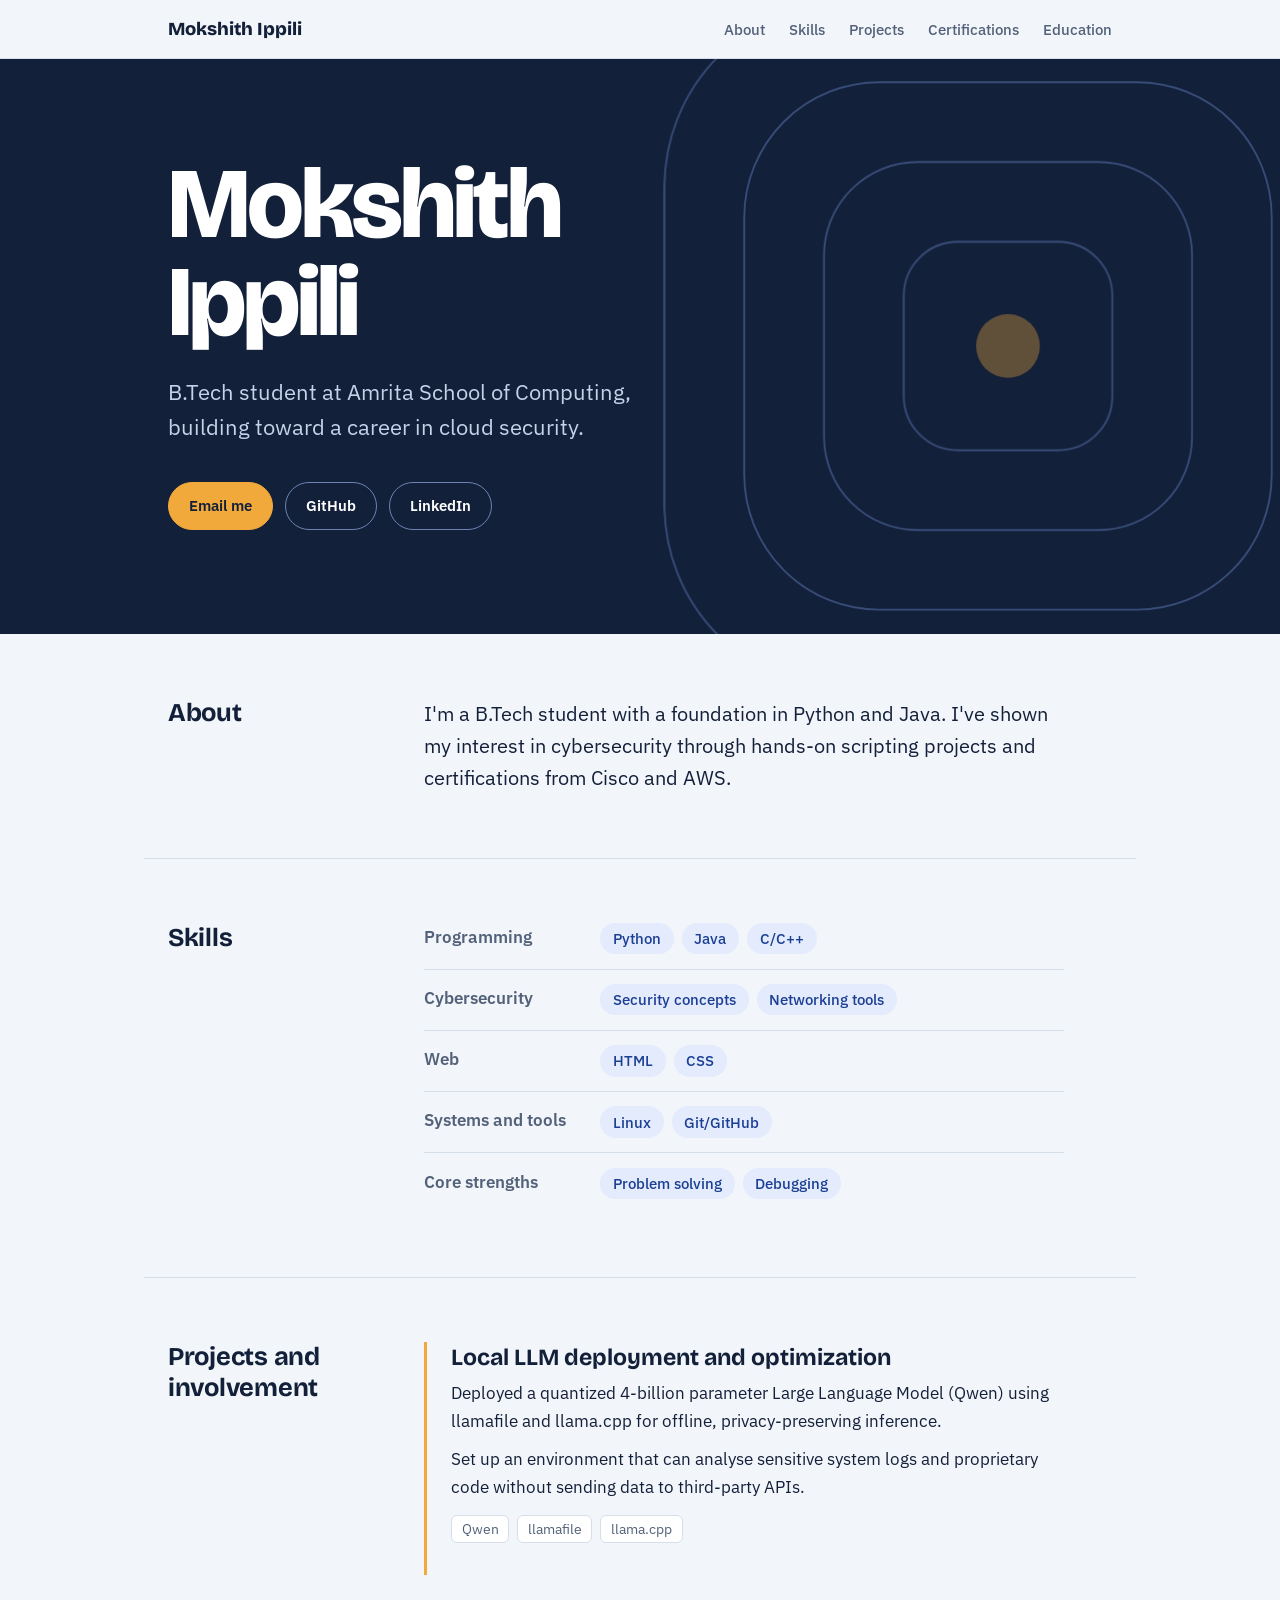
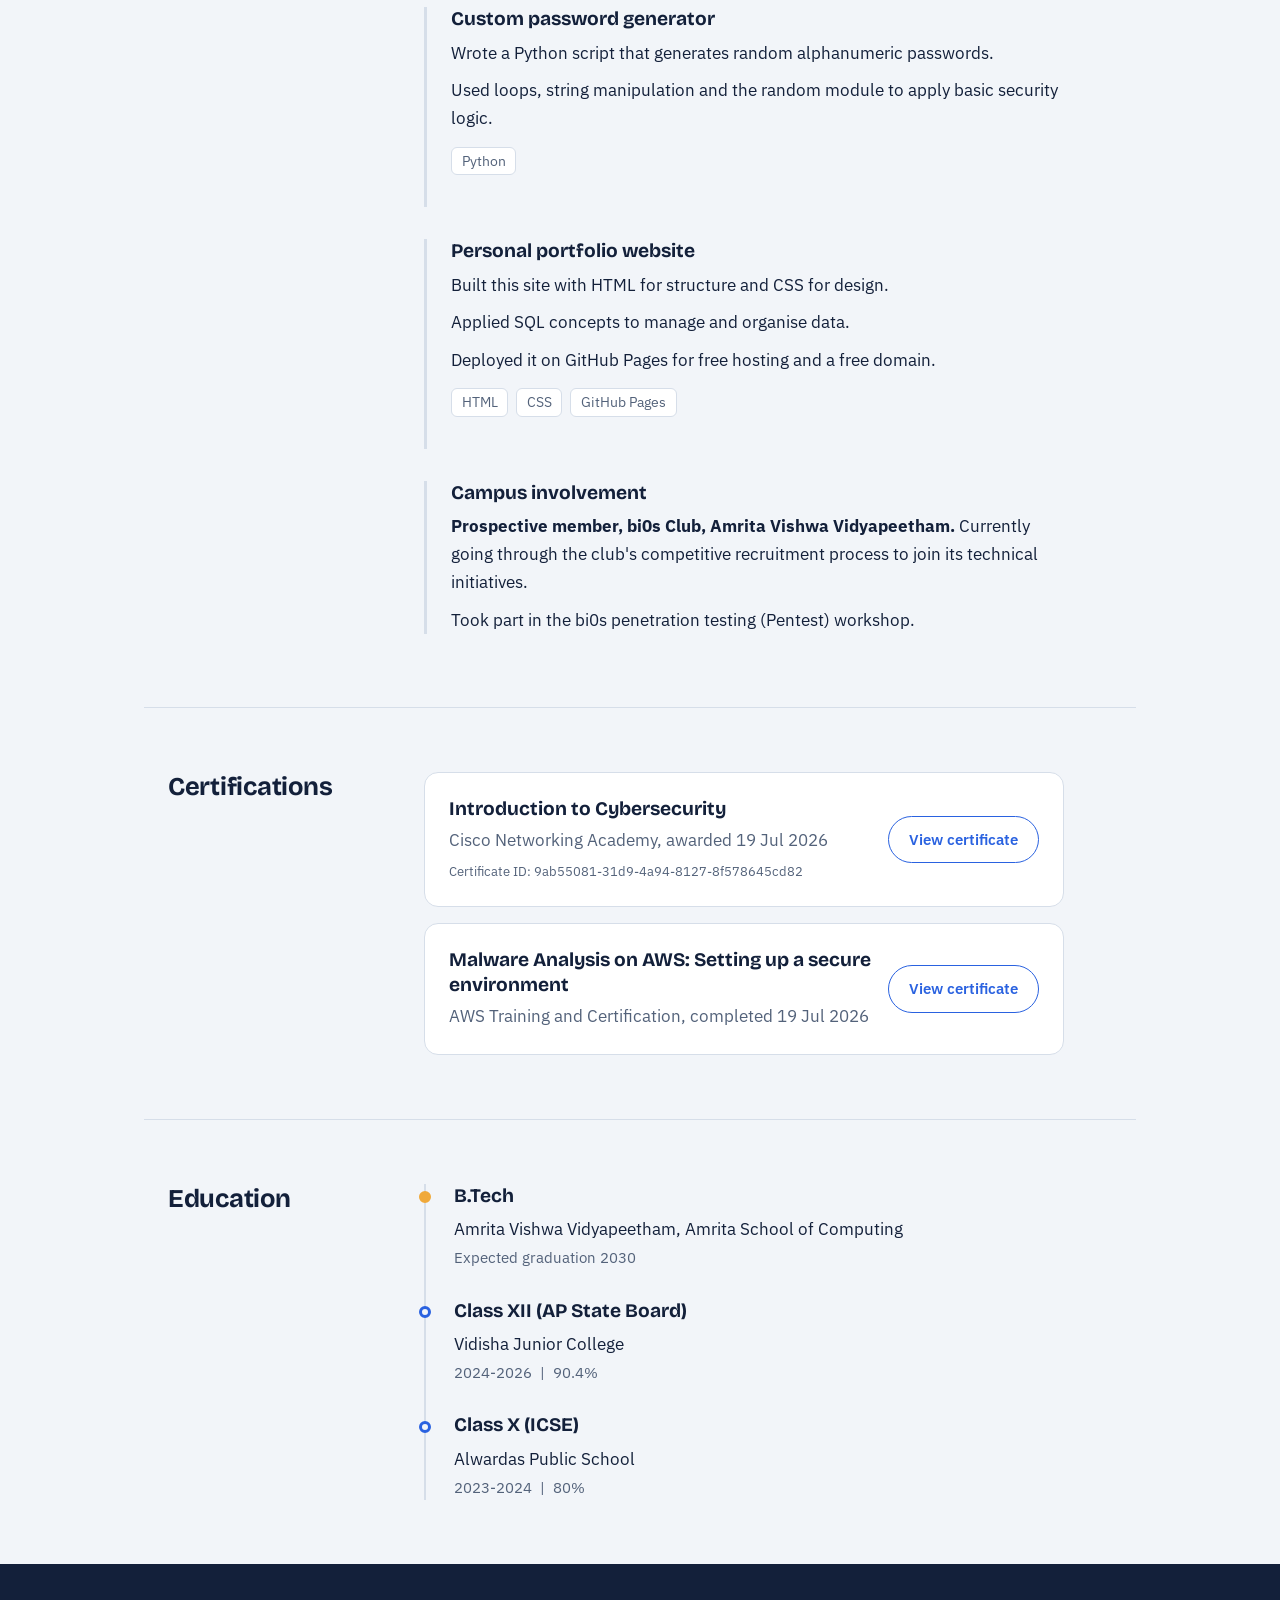
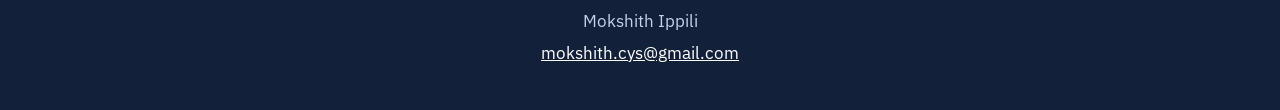
<file: index.html>
<!DOCTYPE html>
<html lang="en">
<head>
    <meta charset="UTF-8">
    <meta name="viewport" content="width=device-width, initial-scale=1.0">
    <title>Mokshith Ippili | Portfolio</title>
    <meta name="description" content="Portfolio of Mokshith Ippili, B.Tech student at Amrita Vishwa Vidyapeetham working toward a career in cloud security.">
    <link rel="preconnect" href="https://fonts.googleapis.com">
    <link rel="preconnect" href="https://fonts.gstatic.com" crossorigin>
    <link href="https://fonts.googleapis.com/css2?family=Bricolage+Grotesque:opsz,wght@12..96,500;12..96,700;12..96,800&family=IBM+Plex+Sans:wght@400;500;600&display=swap" rel="stylesheet">
    <link rel="stylesheet" href="style.css">
</head>
<body>
    <a class="skip-link" href="#about">Skip to content</a>

    <nav class="navbar" aria-label="Main">
        <div class="nav-container">
            <a class="logo" href="#top">Mokshith Ippili</a>
            <ul class="nav-links">
                <li><a href="#about">About</a></li>
                <li><a href="#skills">Skills</a></li>
                <li><a href="#projects">Projects</a></li>
                <li><a href="#certifications">Certifications</a></li>
                <li><a href="#education">Education</a></li>
            </ul>
        </div>
    </nav>

    <header class="hero" id="top">
        <svg class="rings" viewBox="0 0 600 600" aria-hidden="true" focusable="false">
            <rect x="20" y="20" width="560" height="560" rx="150" />
            <rect x="85" y="85" width="430" height="430" rx="110" />
            <rect x="150" y="150" width="300" height="300" rx="76" />
            <rect x="215" y="215" width="170" height="170" rx="44" />
            <circle cx="300" cy="300" r="26" class="core" />
        </svg>
        <div class="hero-inner">
            <h1>Mokshith Ippili</h1>
            <p class="hero-role">B.Tech student at Amrita School of Computing, building toward a career in cloud security.</p>
            <div class="contact-links">
                <a class="btn btn-primary" href="mailto:mokshith.cys@gmail.com">Email me</a>
                <a class="btn" href="https://github.com/mokshithcys-sudo" target="_blank" rel="noopener noreferrer">GitHub</a>
                <a class="btn" href="https://linkedin.com" target="_blank" rel="noopener noreferrer">LinkedIn</a>
            </div>
        </div>
    </header>

    <main>
        <section id="about">
            <h2>About</h2>
            <div class="section-body">
                <p class="lead">I'm a B.Tech student with a foundation in Python and Java. I've shown my interest in cybersecurity through hands-on scripting projects and certifications from Cisco and AWS.</p>
            </div>
        </section>

        <section id="skills">
            <h2>Skills</h2>
            <div class="section-body">
                <dl class="skill-list">
                    <div>
                        <dt>Programming</dt>
                        <dd><span class="chip">Python</span><span class="chip">Java</span><span class="chip">C/C++</span></dd>
                    </div>
                    <div>
                        <dt>Cybersecurity</dt>
                        <dd><span class="chip">Security concepts</span><span class="chip">Networking tools</span></dd>
                    </div>
                    <div>
                        <dt>Web</dt>
                        <dd><span class="chip">HTML</span><span class="chip">CSS</span></dd>
                    </div>
                    <div>
                        <dt>Systems and tools</dt>
                        <dd><span class="chip">Linux</span><span class="chip">Git/GitHub</span></dd>
                    </div>
                    <div>
                        <dt>Core strengths</dt>
                        <dd><span class="chip">Problem solving</span><span class="chip">Debugging</span></dd>
                    </div>
                </dl>
            </div>
        </section>

        <section id="projects">
            <h2>Projects and involvement</h2>
            <div class="section-body">
                <article class="project featured">
                    <h3>Local LLM deployment and optimization</h3>
                    <p>Deployed a quantized 4-billion parameter Large Language Model (Qwen) using llamafile and llama.cpp for offline, privacy-preserving inference.</p>
                    <p>Set up an environment that can analyse sensitive system logs and proprietary code without sending data to third-party APIs.</p>
                    <ul class="tags" aria-label="Technologies">
                        <li>Qwen</li><li>llamafile</li><li>llama.cpp</li>
                    </ul>
                </article>

                <article class="project">
                    <h3>Custom password generator</h3>
                    <p>Wrote a Python script that generates random alphanumeric passwords.</p>
                    <p>Used loops, string manipulation and the random module to apply basic security logic.</p>
                    <ul class="tags" aria-label="Technologies">
                        <li>Python</li>
                    </ul>
                </article>

                <article class="project">
                    <h3>Personal portfolio website</h3>
                    <p>Built this site with HTML for structure and CSS for design.</p>
                    <p>Applied SQL concepts to manage and organise data.</p>
                    <p>Deployed it on GitHub Pages for free hosting and a free domain.</p>
                    <ul class="tags" aria-label="Technologies">
                        <li>HTML</li><li>CSS</li><li>GitHub Pages</li>
                    </ul>
                </article>

                <article class="project">
                    <h3>Campus involvement</h3>
                    <p><strong>Prospective member, bi0s Club, Amrita Vishwa Vidyapeetham.</strong> Currently going through the club's competitive recruitment process to join its technical initiatives.</p>
                    <p>Took part in the bi0s penetration testing (Pentest) workshop.</p>
                </article>
            </div>
        </section>

        <section id="certifications">
            <h2>Certifications</h2>
            <div class="section-body">
                <article class="cert">
                    <div>
                        <h3>Introduction to Cybersecurity</h3>
                        <p>Cisco Networking Academy, awarded 19 Jul 2026</p>
                        <p class="cert-id">Certificate ID: 9ab55081-31d9-4a94-8127-8f578645cd82</p>
                    </div>
                    <a class="btn" href="https://github.com/mokshithcys-sudo/portfolio/blob/main/Introduction_to_Cybersecurity_certificate_mokshith-cys-gmail-com_9ab55081-31d9-4a94-8127-8f578645cd82.pdf" target="_blank" rel="noopener noreferrer">View certificate</a>
                </article>

                <article class="cert">
                    <div>
                        <h3>Malware Analysis on AWS: Setting up a secure environment</h3>
                        <p>AWS Training and Certification, completed 19 Jul 2026</p>
                    </div>
                    <a class="btn" href="https://github.com/mokshithcys-sudo/portfolio/blob/main/AWS.pdf" target="_blank" rel="noopener noreferrer">View certificate</a>
                </article>
            </div>
        </section>

        <section id="education">
            <h2>Education</h2>
            <div class="section-body">
                <ol class="timeline">
                    <li>
                        <h3>B.Tech</h3>
                        <p>Amrita Vishwa Vidyapeetham, Amrita School of Computing</p>
                        <p class="meta">Expected graduation 2030</p>
                    </li>
                    <li>
                        <h3>Class XII (AP State Board)</h3>
                        <p>Vidisha Junior College</p>
                        <p class="meta">2024-2026 &nbsp;|&nbsp; 90.4%</p>
                    </li>
                    <li>
                        <h3>Class X (ICSE)</h3>
                        <p>Alwardas Public School</p>
                        <p class="meta">2023-2024 &nbsp;|&nbsp; 80%</p>
                    </li>
                </ol>
            </div>
        </section>
    </main>

    <footer class="site-footer">
        <p>Mokshith Ippili</p>
        <p><a href="mailto:mokshith.cys@gmail.com">mokshith.cys@gmail.com</a></p>
    </footer>
</body>
</html>
</file>
<file: style.css>
:root {
    --paper: #F2F5F9;
    --surface: #FFFFFF;
    --ink: #13203A;
    --steel: #53627A;
    --line: #D6DEE9;
    --signal: #2A62E0;
    --signal-soft: #E3EBFC;
    --amber: #F0A93A;

    --display: "Bricolage Grotesque", "Segoe UI", system-ui, sans-serif;
    --body: "IBM Plex Sans", "Segoe UI", system-ui, sans-serif;
}

*, *::before, *::after { box-sizing: border-box; }

html { scroll-behavior: smooth; scroll-padding-top: 5rem; }

body {
    margin: 0;
    background: var(--paper);
    color: var(--ink);
    font-family: var(--body);
    font-size: 1.0625rem;
    line-height: 1.65;
}

a { color: var(--signal); }

:focus-visible {
    outline: 3px solid var(--amber);
    outline-offset: 3px;
    border-radius: 4px;
}

.skip-link {
    position: absolute;
    left: 1rem;
    top: -4rem;
    background: var(--amber);
    color: var(--ink);
    padding: 0.5rem 1rem;
    border-radius: 6px;
    z-index: 100;
}
.skip-link:focus { top: 1rem; }

/* Navigation */
.navbar {
    position: sticky;
    top: 0;
    z-index: 50;
    background: rgba(242, 245, 249, 0.92);
    backdrop-filter: blur(8px);
    border-bottom: 1px solid var(--line);
}

.nav-container {
    max-width: 62rem;
    margin: 0 auto;
    padding: 0.85rem 1.5rem;
    display: flex;
    align-items: center;
    justify-content: space-between;
    gap: 1rem;
    flex-wrap: wrap;
}

.logo {
    font-family: var(--display);
    font-weight: 800;
    font-size: 1.15rem;
    color: var(--ink);
    text-decoration: none;
}

.nav-links {
    display: flex;
    flex-wrap: wrap;
    gap: 0.25rem 1.5rem;
    list-style: none;
    margin: 0;
    padding: 0;
}

.nav-links a {
    color: var(--steel);
    text-decoration: none;
    font-weight: 500;
    font-size: 0.95rem;
    padding: 0.25rem 0;
    border-bottom: 2px solid transparent;
    transition: color 0.2s, border-color 0.2s;
}

.nav-links a:hover { color: var(--ink); border-color: var(--signal); }

/* Hero */
.hero {
    position: relative;
    overflow: hidden;
    background: var(--ink);
    color: #fff;
}

.hero-inner {
    position: relative;
    max-width: 62rem;
    margin: 0 auto;
    padding: 6rem 1.5rem 6.5rem;
}

.hero h1 {
    font-family: var(--display);
    font-weight: 800;
    font-size: clamp(3rem, 9vw, 6.25rem);
    line-height: 0.98;
    letter-spacing: -0.03em;
    margin: 0 0 1.5rem;
    max-width: 10ch;
}

.hero-role {
    font-size: clamp(1.1rem, 2.2vw, 1.35rem);
    color: #C6D2E8;
    max-width: 34rem;
    margin: 0 0 2.25rem;
}

/* Concentric squares: layers of defence */
.rings {
    position: absolute;
    right: -6rem;
    top: 50%;
    width: min(46rem, 90vw);
    transform: translateY(-50%);
    fill: none;
    stroke: #7FA2F0;
    stroke-width: 1.5;
    opacity: 0.35;
    pointer-events: none;
}

.rings rect { transform-origin: 300px 300px; }
.rings .core { fill: var(--amber); stroke: none; }

@media (prefers-reduced-motion: no-preference) {
    .rings rect {
        animation: ring-in 1.4s cubic-bezier(0.2, 0.7, 0.2, 1) both;
    }
    .rings rect:nth-child(1) { animation-delay: 0.45s; }
    .rings rect:nth-child(2) { animation-delay: 0.3s; }
    .rings rect:nth-child(3) { animation-delay: 0.15s; }
    .rings rect:nth-child(4) { animation-delay: 0s; }

    @keyframes ring-in {
        from { transform: scale(0.4); opacity: 0; }
        to { transform: scale(1); opacity: 1; }
    }
}

/* Buttons */
.contact-links, .cert { gap: 0.75rem; }
.contact-links { display: flex; flex-wrap: wrap; }

.btn {
    display: inline-block;
    padding: 0.65rem 1.25rem;
    border: 1.5px solid currentColor;
    border-radius: 999px;
    font-weight: 600;
    font-size: 0.95rem;
    text-decoration: none;
    color: inherit;
    transition: background 0.2s, color 0.2s, border-color 0.2s;
}

.hero .btn { color: #fff; border-color: #6B84B3; }
.hero .btn:hover { border-color: #fff; background: rgba(255, 255, 255, 0.1); }

.hero .btn-primary { background: var(--amber); border-color: var(--amber); color: var(--ink); }
.hero .btn-primary:hover { background: #F7BE62; border-color: #F7BE62; }

main .btn { color: var(--signal); }
main .btn:hover { background: var(--signal); color: #fff; }

/* Sections */
section {
    max-width: 62rem;
    margin: 0 auto;
    padding: 4rem 1.5rem;
    display: grid;
    grid-template-columns: 13rem 1fr;
    gap: 1rem 3rem;
    border-bottom: 1px solid var(--line);
}

section:last-of-type { border-bottom: none; }

section h2 {
    font-family: var(--display);
    font-weight: 700;
    font-size: 1.6rem;
    line-height: 1.2;
    letter-spacing: -0.01em;
    margin: 0;
}

.section-body { min-width: 0; max-width: 40rem; }

.lead { font-size: 1.25rem; line-height: 1.6; margin: 0; }

h3 {
    font-family: var(--display);
    font-weight: 700;
    font-size: 1.2rem;
    line-height: 1.3;
    margin: 0 0 0.4rem;
}

/* Skills */
.skill-list { margin: 0; }
.skill-list > div {
    display: grid;
    grid-template-columns: 10rem 1fr;
    gap: 0.5rem 1rem;
    padding: 0.9rem 0;
    border-bottom: 1px solid var(--line);
}
.skill-list > div:first-child { padding-top: 0; }
.skill-list > div:last-child { border-bottom: none; }
.skill-list dt { font-weight: 600; color: var(--steel); }
.skill-list dd { margin: 0; display: flex; flex-wrap: wrap; gap: 0.5rem; }

.chip {
    background: var(--signal-soft);
    color: #1B3F94;
    padding: 0.2rem 0.8rem;
    border-radius: 999px;
    font-size: 0.95rem;
    font-weight: 500;
}

/* Projects */
.project {
    padding: 0 0 2rem 1.5rem;
    margin-bottom: 2rem;
    border-left: 3px solid var(--line);
}
.project:last-child { margin-bottom: 0; padding-bottom: 0; }
.project.featured { border-left-color: var(--amber); }
.project.featured h3 { font-size: 1.45rem; }
.project p { margin: 0 0 0.6rem; }

.tags {
    list-style: none;
    margin: 0.9rem 0 0;
    padding: 0;
    display: flex;
    flex-wrap: wrap;
    gap: 0.5rem;
}
.tags li {
    border: 1px solid var(--line);
    background: var(--surface);
    color: var(--steel);
    border-radius: 6px;
    padding: 0.1rem 0.6rem;
    font-size: 0.875rem;
}

/* Certifications */
.cert {
    display: flex;
    align-items: center;
    justify-content: space-between;
    flex-wrap: wrap;
    padding: 1.5rem;
    margin-bottom: 1rem;
    background: var(--surface);
    border: 1px solid var(--line);
    border-radius: 14px;
}
.cert:last-child { margin-bottom: 0; }
.cert h3 { margin-bottom: 0.25rem; }
.cert p { margin: 0; color: var(--steel); }
.cert .cert-id { margin-top: 0.4rem; font-size: 0.8rem; word-break: break-all; }
.cert > div { flex: 1 1 18rem; min-width: 0; }

/* Education timeline (a true sequence, newest first) */
.timeline {
    list-style: none;
    margin: 0;
    padding: 0 0 0 1.75rem;
    border-left: 2px solid var(--line);
}
.timeline li { position: relative; padding-bottom: 1.75rem; }
.timeline li:last-child { padding-bottom: 0; }
.timeline li::before {
    content: "";
    position: absolute;
    left: calc(-1.75rem - 7px);
    top: 0.45rem;
    width: 12px;
    height: 12px;
    border-radius: 50%;
    background: var(--paper);
    border: 3px solid var(--signal);
}
.timeline li:first-child::before { background: var(--amber); border-color: var(--amber); }
.timeline p { margin: 0; }
.timeline .meta { color: var(--steel); font-size: 0.95rem; margin-top: 0.15rem; }

/* Footer */
.site-footer {
    background: var(--ink);
    color: #C6D2E8;
    text-align: center;
    padding: 2.5rem 1.5rem;
}
.site-footer p { margin: 0.2rem 0; }
.site-footer a { color: #fff; }

/* Small screens */
@media (max-width: 760px) {
    section { grid-template-columns: 1fr; gap: 1.25rem; padding: 3rem 1.25rem; }
    .hero-inner { padding: 4rem 1.25rem 4.5rem; }
    .rings { right: -12rem; opacity: 0.22; }
    .skill-list > div { grid-template-columns: 1fr; gap: 0.4rem; }
    .nav-container { padding: 0.7rem 1.25rem; }
}
</file>
